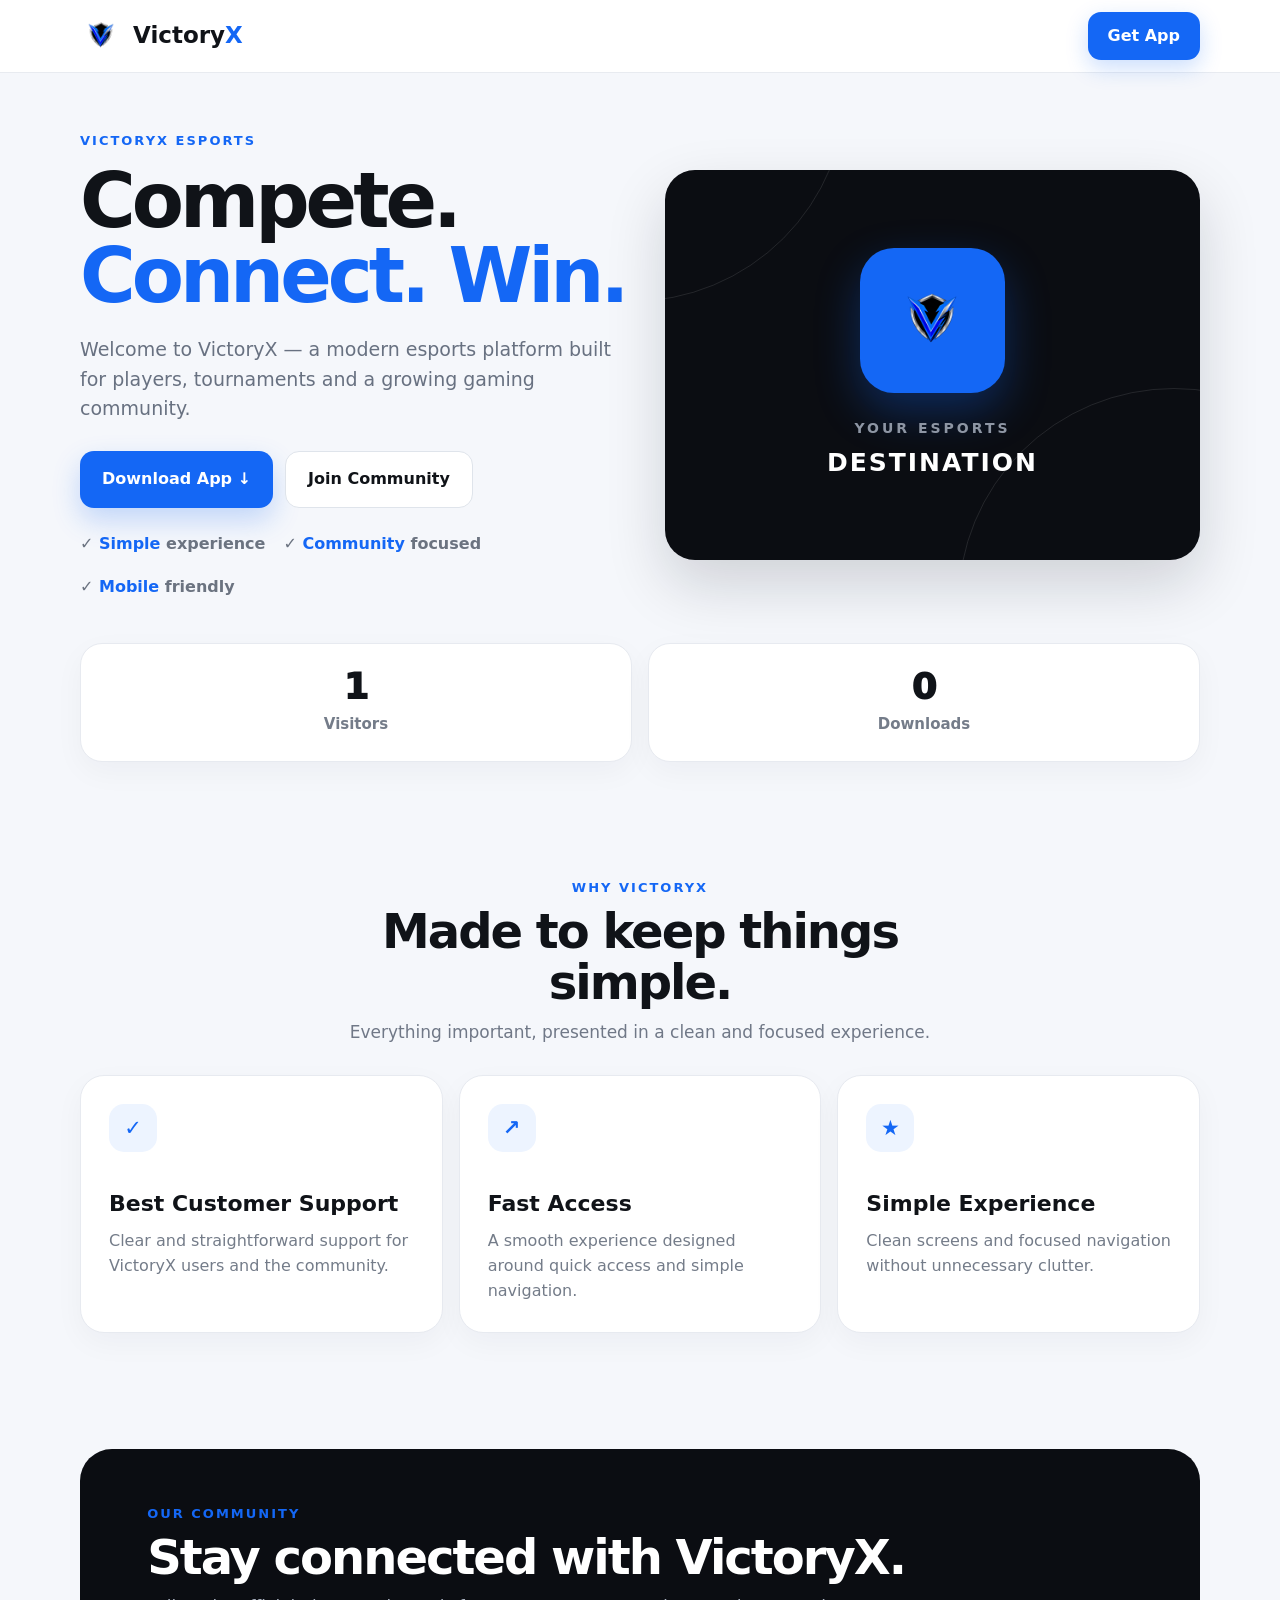
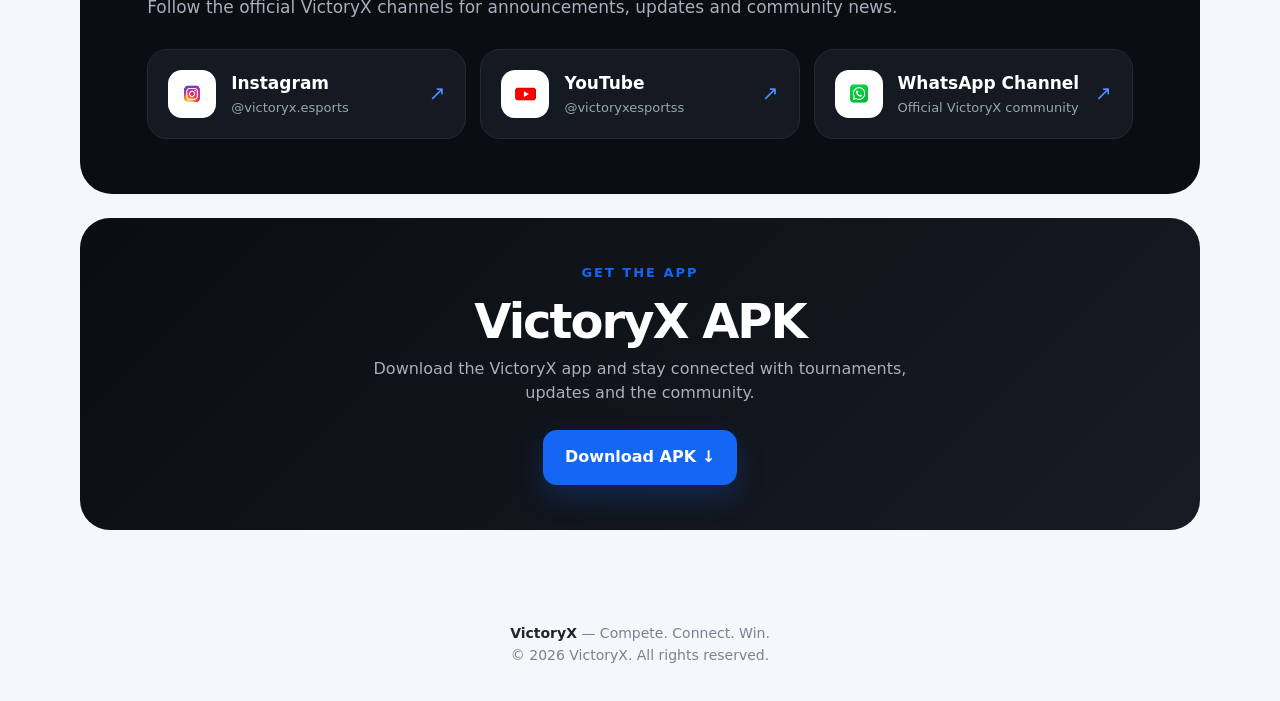
<file: index.html>
<!DOCTYPE html>
<html lang="en">
<head>
  <meta charset="UTF-8">
  <meta name="viewport" content="width=device-width, initial-scale=1.0">
  <meta name="theme-color" content="#0b0d12">
  <title>VictoryX — Esports Platform</title>
  <meta name="description" content="VictoryX — compete, connect and stay updated with the esports community.">

  <style>
    *{box-sizing:border-box;margin:0;padding:0}
    html{scroll-behavior:smooth}
    body{
      font-family:Inter,system-ui,-apple-system,BlinkMacSystemFont,"Segoe UI",sans-serif;
      background:#f5f7fb;color:#101318;line-height:1.55;
    }
    a{text-decoration:none;color:inherit}
    .wrap{width:min(1120px,92%);margin:auto}

    header{
      position:sticky;top:0;z-index:20;
      background:rgba(255,255,255,.92);
      backdrop-filter:blur(16px);
      border-bottom:1px solid #e8ebf0;
    }
    .nav{
      min-height:72px;display:flex;align-items:center;
      justify-content:space-between;gap:20px;
    }
    .brand{display:flex;align-items:center;gap:11px;font-weight:900;font-size:23px}
    .brand img{width:42px;height:42px;object-fit:contain;border-radius:12px}
    .brand-text span{color:#1467f5}
    .nav-btn{
      background:#1467f5;color:#fff;padding:12px 20px;border-radius:13px;
      font-weight:800;box-shadow:0 8px 22px rgba(20,103,245,.22)
    }

    .hero{padding:58px 0 28px}
    .hero-grid{
      display:grid;grid-template-columns:1.02fr .98fr;gap:28px;align-items:center;
    }
    .eyebrow{
      color:#1467f5;font-weight:900;letter-spacing:2px;text-transform:uppercase;
      font-size:13px;margin-bottom:13px;
    }
    h1{font-size:clamp(44px,7vw,76px);line-height:.98;letter-spacing:-4px;margin-bottom:22px}
    h1 span{color:#1467f5}
    .lead{font-size:19px;color:#687181;max-width:650px;margin-bottom:28px}
    .actions{display:flex;gap:12px;flex-wrap:wrap}
    .primary,.secondary{
      padding:15px 22px;border-radius:14px;font-weight:850;display:inline-flex;
      align-items:center;justify-content:center;gap:8px;
    }
    .primary{background:#1467f5;color:#fff;box-shadow:0 12px 28px rgba(20,103,245,.23)}
    .secondary{background:#fff;border:1px solid #dfe4eb}
    .checks{display:flex;flex-wrap:wrap;gap:18px;margin-top:24px;color:#6b7380;font-weight:750}
    .checks b{color:#1467f5}

    .visual{
      min-height:390px;border-radius:30px;background:#0b0d12;position:relative;overflow:hidden;
      display:flex;align-items:center;justify-content:center;
      box-shadow:0 25px 60px rgba(13,18,28,.16);
    }
    .visual:before,.visual:after{
      content:"";position:absolute;border:1px solid rgba(255,255,255,.1);
      border-radius:50%;width:430px;height:430px;
    }
    .visual:before{right:-190px;bottom:-260px}
    .visual:after{left:-250px;top:-300px}
    .visual-inner{text-align:center;color:#fff;position:relative;z-index:1}
    .vx-box{
      width:145px;height:145px;border-radius:34px;background:#1467f5;
      display:grid;place-items:center;margin:0 auto 25px;
      box-shadow:0 18px 45px rgba(20,103,245,.32)
    }
    .vx-box img{width:82px;height:82px;object-fit:contain}
    .vx-fallback{font-size:52px;font-weight:950}
    .visual-small{font-size:14px;letter-spacing:3px;color:#8e96a4;font-weight:800}
    .visual-title{font-size:25px;font-weight:900;letter-spacing:2px;margin-top:5px}

    .stats{padding:15px 0 58px}
    .stats-grid{display:grid;grid-template-columns:repeat(2,1fr);gap:16px}
    .stat{
      background:#fff;border:1px solid #e7eaf0;border-radius:22px;padding:25px;
      text-align:center;box-shadow:0 10px 30px rgba(20,30,50,.04)
    }
    .stat-num{font-size:36px;font-weight:950;line-height:1}
    .stat-label{color:#747c89;margin-top:8px;font-weight:750;font-size:15px}

    section{padding:58px 0}
    .section-head{text-align:center;max-width:700px;margin:0 auto 30px}
    .section-head .eyebrow{margin-bottom:8px}
    h2{font-size:clamp(32px,5vw,48px);letter-spacing:-2px;line-height:1.05}
    .section-sub{color:#707887;font-size:17px;margin-top:12px}

    .features{display:grid;grid-template-columns:repeat(3,1fr);gap:16px}
    .card{
      background:#fff;border:1px solid #e7eaf0;border-radius:24px;padding:28px;
      min-height:210px;box-shadow:0 10px 30px rgba(20,30,50,.04)
    }
    .icon{
      width:48px;height:48px;border-radius:15px;background:#edf4ff;color:#1467f5;
      display:grid;place-items:center;font-size:21px;font-weight:900;margin-bottom:35px
    }
    .card h3{font-size:22px;margin-bottom:8px}
    .card p{color:#747c89}

    .community{background:#0b0d12;color:#fff;border-radius:32px;padding:55px 6%;overflow:hidden}
    .community .section-head{text-align:left;margin:0 0 28px;max-width:760px}
    .community .section-sub{color:#a7afbd}
    .social-grid{display:grid;grid-template-columns:repeat(3,1fr);gap:14px}
    .social{
      background:#151922;border:1px solid #242a36;border-radius:20px;padding:20px;
      display:flex;align-items:center;gap:15px;transition:.2s
    }
    .social:hover{transform:translateY(-3px);border-color:#3d4656}
    .social img{width:48px;height:48px;object-fit:contain;border-radius:14px;background:#fff;padding:7px}
    .social-name{font-weight:850;font-size:17px}
    .social-handle{font-size:13px;color:#9ba4b3;margin-top:2px}
    .arrow{margin-left:auto;color:#4e91ff;font-size:20px}

    .download{
      margin-top:24px;background:linear-gradient(135deg,#0b0d12,#171b24);
      color:#fff;border-radius:30px;padding:45px;text-align:center;
    }
    .download p{color:#a8b0be;margin:10px auto 24px;max-width:580px}
    .download .primary{display:inline-flex}

    footer{padding:35px 0;color:#7a8290;text-align:center;font-size:14px}
    footer strong{color:#20252d}

    @media(max-width:800px){
      .hero-grid{grid-template-columns:1fr}
      .visual{min-height:330px}
      .features,.social-grid{grid-template-columns:1fr}
      h1{letter-spacing:-2.5px}
      .community{padding:38px 22px}
    }
    @media(max-width:480px){
      .nav{min-height:64px}
      .brand{font-size:20px}
      .brand img{width:36px;height:36px}
      .nav-btn{padding:10px 14px}
      .hero{padding-top:38px}
      .stats-grid{gap:10px}
      .stat{padding:20px 10px}
      .stat-num{font-size:30px}
      .visual{border-radius:24px}
      .vx-box{width:125px;height:125px}
      .download{padding:35px 20px}
    }
  </style>
</head>

<body>
  <header>
    <div class="wrap nav">
      <a class="brand" href="#">
        <img src="assets/logo.png" alt="VictoryX" onerror="this.style.display='none'">
        <span class="brand-text">Victory<span>X</span></span>
      </a>
      <a class="nav-btn" href="#download">Get App</a>
    </div>
  </header>

  <main>
    <section class="hero">
      <div class="wrap hero-grid">
        <div>
          <div class="eyebrow">VictoryX Esports</div>
          <h1>Compete.<br><span>Connect. Win.</span></h1>
          <p class="lead">
            Welcome to VictoryX — a modern esports platform built for players,
            tournaments and a growing gaming community.
          </p>

          <div class="actions">
            <a class="primary" href="#download">Download App ↓</a>
            <a class="secondary" href="#community">Join Community</a>
          </div>

          <div class="checks">
            <span>✓ <b>Simple</b> experience</span>
            <span>✓ <b>Community</b> focused</span>
            <span>✓ <b>Mobile</b> friendly</span>
          </div>
        </div>

        <div class="visual">
          <div class="visual-inner">
            <div class="vx-box">
              <img src="assets/logo.png" alt="VictoryX logo"
                   onerror="this.style.display='none';document.getElementById('vxFallback').style.display='block'">
              <div id="vxFallback" class="vx-fallback" style="display:none">VX</div>
            </div>
            <div class="visual-small">YOUR ESPORTS</div>
            <div class="visual-title">DESTINATION</div>
          </div>
        </div>
      </div>
    </section>

    <!-- Public counters: numbers are ready to be replaced by a real backend later. -->
    <section class="stats">
      <div class="wrap stats-grid">
        <div class="stat">
          <div class="stat-num" id="visitorCount">0</div>
          <div class="stat-label">Visitors</div>
        </div>
        <div class="stat">
          <div class="stat-num" id="downloadCount">0</div>
          <div class="stat-label">Downloads</div>
        </div>
      </div>
    </section>

    <section>
      <div class="wrap">
        <div class="section-head">
          <div class="eyebrow">Why VictoryX</div>
          <h2>Made to keep things simple.</h2>
          <p class="section-sub">Everything important, presented in a clean and focused experience.</p>
        </div>

        <div class="features">
          <div class="card">
            <div class="icon">✓</div>
            <h3>Best Customer Support</h3>
            <p>Clear and straightforward support for VictoryX users and the community.</p>
          </div>
          <div class="card">
            <div class="icon">↗</div>
            <h3>Fast Access</h3>
            <p>A smooth experience designed around quick access and simple navigation.</p>
          </div>
          <div class="card">
            <div class="icon">★</div>
            <h3>Simple Experience</h3>
            <p>Clean screens and focused navigation without unnecessary clutter.</p>
          </div>
        </div>
      </div>
    </section>

    <section id="community">
      <div class="wrap">
        <div class="community">
          <div class="section-head">
            <div class="eyebrow">Our Community</div>
            <h2>Stay connected with VictoryX.</h2>
            <p class="section-sub">
              Follow the official VictoryX channels for announcements, updates and community news.
            </p>
          </div>

          <div class="social-grid">
            <a class="social" target="_blank" rel="noopener"
               href="https://www.instagram.com/victoryx.esports/">
              <img src="assets/instagram.png" alt="Instagram">
              <div>
                <div class="social-name">Instagram</div>
                <div class="social-handle">@victoryx.esports</div>
              </div>
              <div class="arrow">↗</div>
            </a>

            <a class="social" target="_blank" rel="noopener"
               href="https://youtube.com/@victoryxesportss">
              <img src="assets/youtube.png" alt="YouTube">
              <div>
                <div class="social-name">YouTube</div>
                <div class="social-handle">@victoryxesportss</div>
              </div>
              <div class="arrow">↗</div>
            </a>

            <a class="social" target="_blank" rel="noopener"
               href="https://whatsapp.com/channel/0029VbD3etVAYlUJ0sbD5P0F">
              <img src="assets/whatsapp.png" alt="WhatsApp">
              <div>
                <div class="social-name">WhatsApp Channel</div>
                <div class="social-handle">Official VictoryX community</div>
              </div>
              <div class="arrow">↗</div>
            </a>
          </div>
        </div>

        <div class="download" id="download">
          <div class="eyebrow">Get The App</div>
          <h2>VictoryX APK</h2>
          <p>Download the VictoryX app and stay connected with tournaments, updates and the community.</p>

          <!-- Replace app-release.apk with the real APK filename when you upload it. -->
          <a class="primary" href="app-release.apk" download onclick="countDownload()">Download APK ↓</a>
        </div>
      </div>
    </section>
  </main>

  <footer>
    <div class="wrap">
      <strong>VictoryX</strong> — Compete. Connect. Win.<br>
      © <span id="year"></span> VictoryX. All rights reserved.
    </div>
  </footer>

  <script>
    document.getElementById("year").textContent = new Date().getFullYear();

    // Temporary local counter for testing.
    // For a true shared/public counter, connect these values to the VictoryX backend later.
    const visitorKey = "victoryx_visited";
    let visitors = Number(localStorage.getItem("victoryx_visitors") || 0);

    if (!localStorage.getItem(visitorKey)) {
      visitors++;
      localStorage.setItem("victoryx_visitors", visitors);
      localStorage.setItem(visitorKey, "1");
    }

    const downloads = Number(localStorage.getItem("victoryx_downloads") || 0);
    document.getElementById("visitorCount").textContent = visitors;
    document.getElementById("downloadCount").textContent = downloads;

    function countDownload(){
      const next = Number(localStorage.getItem("victoryx_downloads") || 0) + 1;
      localStorage.setItem("victoryx_downloads", next);
      document.getElementById("downloadCount").textContent = next;
    }
  </script>
</body>
</html>
</file>
